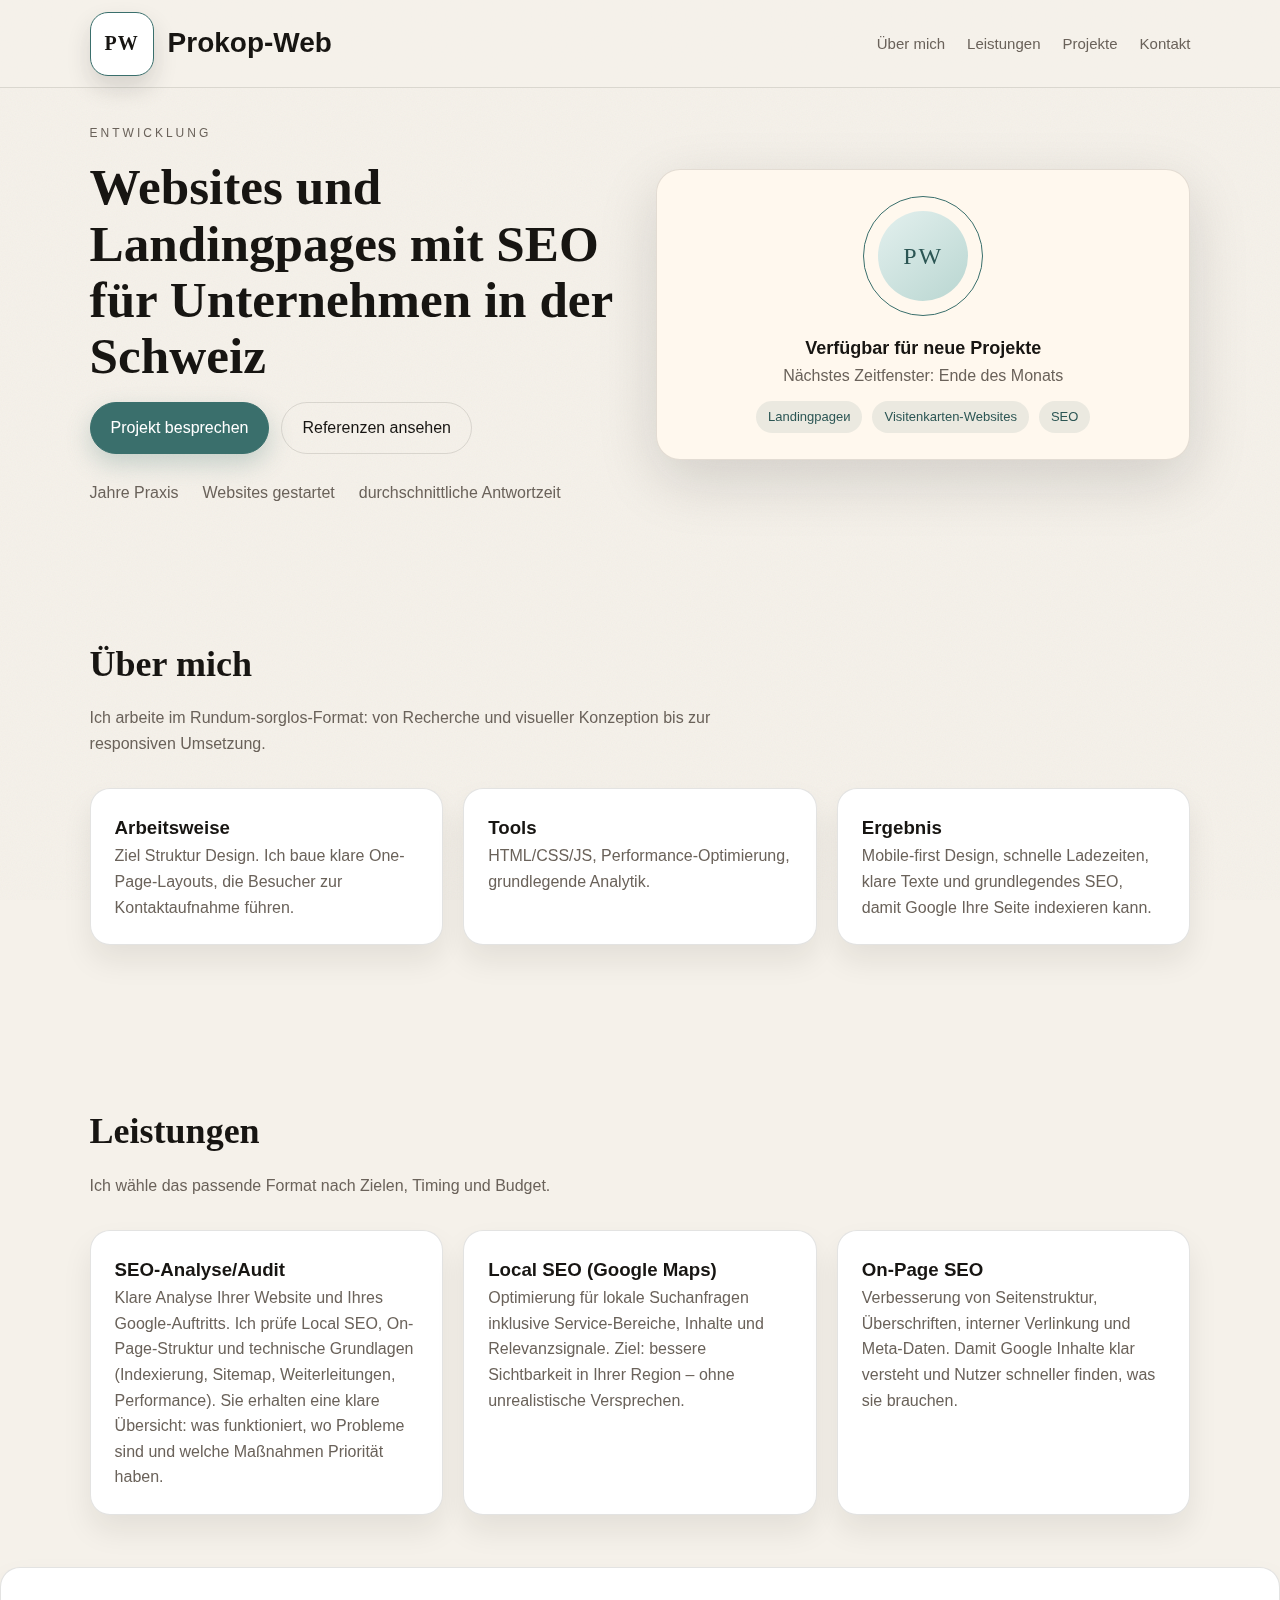
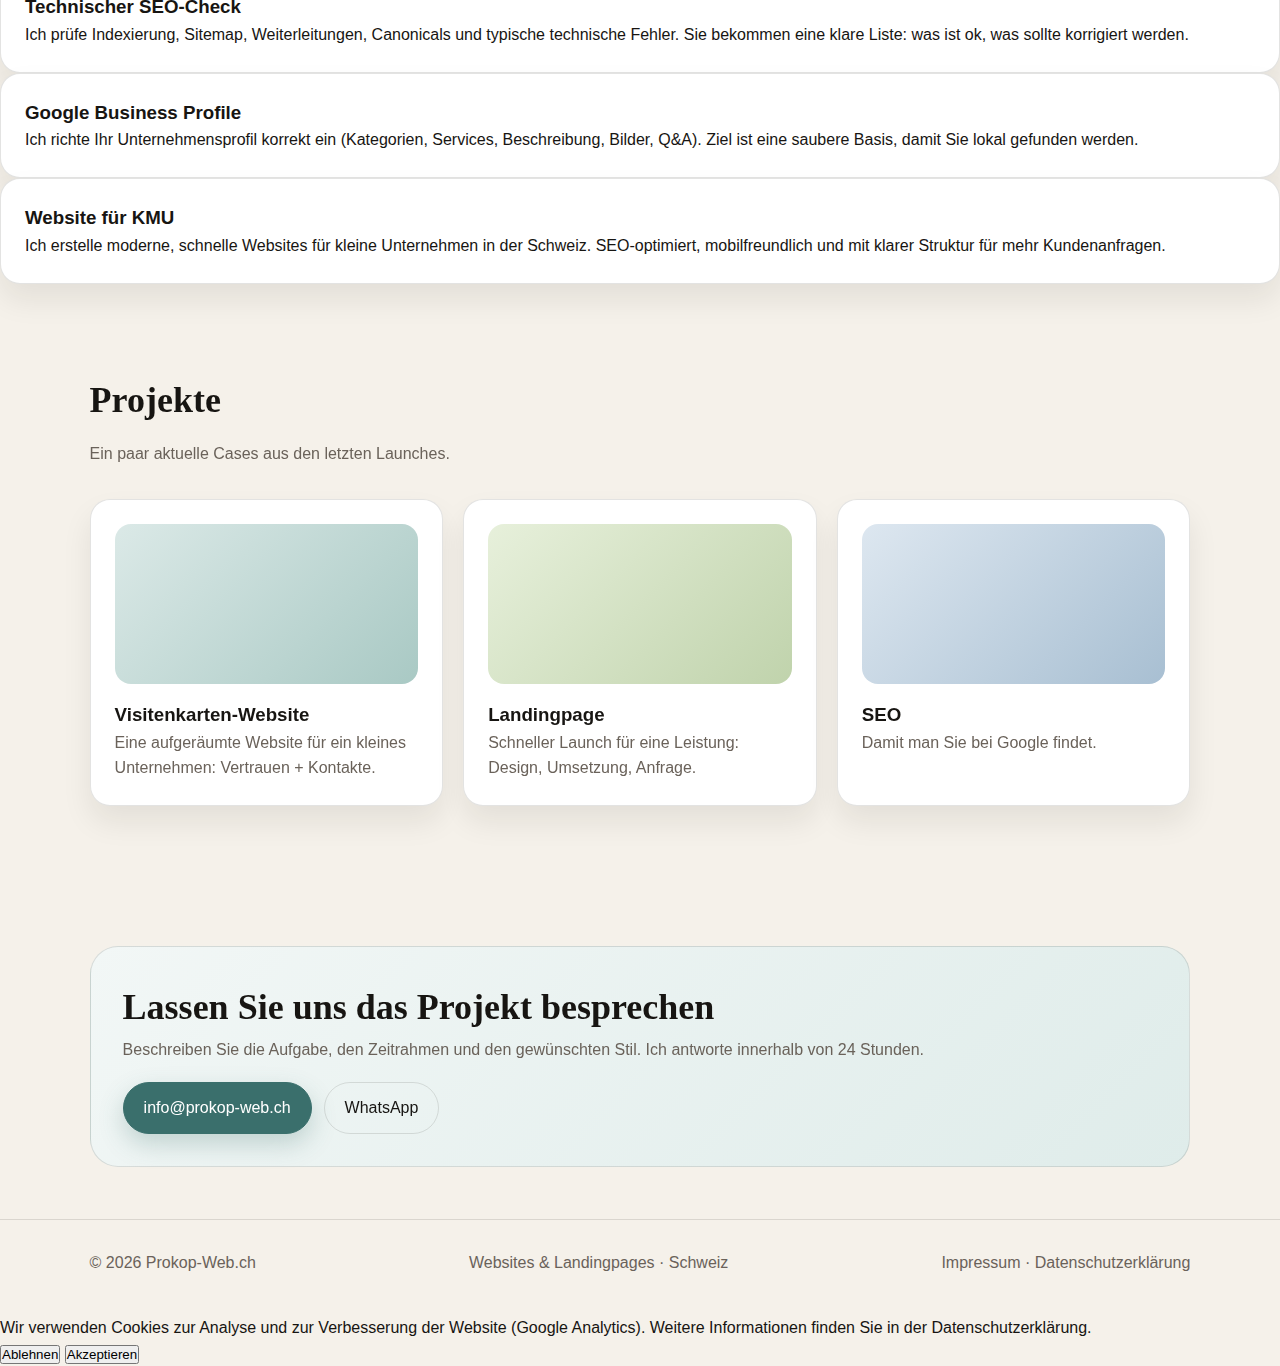
<file: index.html>
<!DOCTYPE html>
<html lang="de">
<head>
    <meta charset="UTF-8">
     <meta name="viewport" content="width=device-width, initial-scale=1.0">
          <title>Landingpages & Websites mit SEO in der Schweiz | Prokop-Web</title>
    <meta name="google-site-verification" content="NUF8HQNoRu3XCvsLzRJ4cbGAzTGv7uZ1OhUOHKqBwVg" />
    <meta name="description" content="Prokop-Web erstellt moderne Landingpages und Websites für kleine Unternehmen in der Schweiz. Schnell, mobiloptimiert, klare Struktur, Basis-SEO und Kontaktformular." />
    <meta name="robots" content="index,follow">
    <link rel="stylesheet" href="styles/style.css"> 
    <link rel="canonical" href="https://prokop-web.ch/">
</head>

<body>
  <div class="bg-noise" aria-hidden="true"></div>

  <header class="header" data-header>
    <div class="container header__inner">
      <div class="logo">
        <button class="logo__mark"
                type="button"
                aria-label="Menü öffnen"
                aria-controls="site-nav"
                aria-expanded="false"
                data-burger>PW</button>
        <span class="logo__text">Prokop-Web</span>
      </div>

      <nav class="nav" id="site-nav" data-nav>
        <ul class="nav__list">
          <li><a class="nav__link" href="#about">Über mich</a></li>
          <li><a class="nav__link" href="#services">Leistungen</a></li>
          <li><a class="nav__link" href="#work">Projekte</a></li>
          <li><a class="nav__link" href="#contact">Kontakt</a></li>
        </ul>
      </nav>
    </div>
  </header>

  <section class="hero">
    <div class="hero-grid">

      <div class="hero-copy">
        <p class="eyebrow">Entwicklung</p>

        <h1>Websites und Landingpages mit SEO für Unternehmen in der Schweiz</h1>

       <!-- <p class="lead">Ich bin Prokop-Web  Frontend-Entwickler. Ich verbinde Markenästhetik mit klarer Interface-Logik und sauberem Code.</p> -->

        <div class="cta">
          <a class="btn" href="#contact">Projekt besprechen</a>
          <a class="btn btn-ghost" href="#work">Referenzen ansehen</a>
        </div>

        <div class="hero-meta">
          <div>
            <span class="meta-value"></span>
            <span class="meta-label">Jahre Praxis</span>
          </div>
          <div>
            <span class="meta-value"></span>
            <span class="meta-label">Websites gestartet</span>
          </div>
          <div>
            <span class="meta-value"></span>
            <span class="meta-label">durchschnittliche Antwortzeit</span>
          </div>
        </div>
      </div>

      <div class="hero-card">

        <div class="hero-avatar">
          <div class="avatar-ring"></div>
          <div class="avatar-core">PW</div>
        </div>

        <div class="card-content">
          <p class="card-title">Verfügbar für neue Projekte</p>
          <p class="card-subtitle">Nächstes Zeitfenster: Ende des Monats</p>

          <div class="card-list">
            <span>Landingpageи</span>
            <span>Visitenkarten-Websites</span>
            <span>SEO</span>
          </div>
        </div>
      </div>

    </div>
  </section>

  <main>

    <section id="about" class="section reveal">

      <div class="section-head">
        <h2>Über mich</h2>
        <p>Ich arbeite im Rundum-sorglos-Format: von Recherche und visueller Konzeption bis zur responsiven Umsetzung.</p>
      </div>

      <div class="about-grid">
        <div class="about-card">
          <h3>Arbeitsweise</h3>         <p>Ziel  Struktur  Design. Ich baue klare One-Page-Layouts, die Besucher zur Kontaktaufnahme führen.</p>
        </div>
        <div class="about-card">
          <h3>Tools</h3>          <p> HTML/CSS/JS, Performance-Optimierung, grundlegende Analytik.</p>
        </div>
        <div class="about-card">
          <h3>Ergebnis</h3>         <p>Mobile-first Design, schnelle Ladezeiten, klare Texte und grundlegendes SEO, damit Google Ihre Seite indexieren kann.</p>
        </div>
      </div>
    </section>

    <section id="services" class="section reveal">
      <div class="section-head">
        <h2>Leistungen</h2>
        <p>Ich wähle das passende Format nach Zielen, Timing und Budget.</p>
      </div>

      <div class="services-grid">
        <article class="service-card">
          <h3>SEO-Analyse/Audit</h3>
          <p>Klare Analyse Ihrer Website und Ihres Google-Auftritts.
Ich prüfe Local SEO, On-Page-Struktur und technische Grundlagen (Indexierung, Sitemap, Weiterleitungen, Performance).
Sie erhalten eine klare Übersicht: was funktioniert, wo Probleme sind und welche Maßnahmen Priorität haben.
</p>
          
        </article>
        <article class="service-card">
          <h3>Local SEO (Google Maps)</h3>
          <p>Optimierung für lokale Suchanfragen inklusive Service-Bereiche, Inhalte und Relevanzsignale.
Ziel: bessere Sichtbarkeit in Ihrer Region – ohne unrealistische Versprechen.
</p>
        </article>
        <article class="service-card">
          <h3>On-Page SEO</h3>
          <p>Verbesserung von Seitenstruktur, Überschriften, interner Verlinkung und Meta-Daten. Damit Google Inhalte klar versteht und Nutzer schneller finden, was sie brauchen.</p>
        
        </article>
      </div>
    </section>
        <article class="service-card">
          <h3>Technischer SEO-Check</h3>
          <p>Ich prüfe Indexierung, Sitemap, Weiterleitungen, Canonicals und typische technische Fehler.
Sie bekommen eine klare Liste: was ist ok, was sollte korrigiert werden.
</p>
        </article>
      </div>
    </section>
        <article class="service-card">
          <h3>Google Business Profile</h3>
          <p>Ich richte Ihr Unternehmensprofil korrekt ein (Kategorien, Services, Beschreibung, Bilder, Q&A). Ziel ist eine saubere Basis, damit Sie lokal gefunden werden.</p>
        </article>
      </div>
    </section>
        <article class="service-card">
          <h3>Website für KMU</h3>
          <p>Ich erstelle moderne, schnelle Websites für kleine Unternehmen in der Schweiz.
SEO-optimiert, mobilfreundlich und mit klarer Struktur für mehr Kundenanfragen.
</p>
          
        </article>
      </div>
    </section>

    <section id="work" class="section reveal">
      <div class="section-head">
        <h2>Projekte</h2>
        <p>Ein paar aktuelle Cases aus den letzten Launches.</p>
      </div>

      <div class="work-grid">
        <article class="work-card">
          <div class="work-thumb gradient-a"></div>
          <h3>Visitenkarten-Website</h3>
          <p>Eine aufgeräumte Website für ein kleines Unternehmen: Vertrauen + Kontakte.</p>
        </article>
        <article class="work-card">
          <div class="work-thumb gradient-b"></div>
          <h3>Landingpage</h3>
          <p>Schneller Launch für eine Leistung: Design, Umsetzung, Anfrage.</p>
        </article>
        <article class="work-card">
          <div class="work-thumb gradient-c"></div>
          <h3>SEO</h3>
          <p>Damit man Sie bei Google findet.</p>
        </article>
      </div>
    </section>

    <section id="contact" class="section reveal">
      <div class="contact-card">
        <div>
          <h2>Lassen Sie uns das Projekt besprechen</h2>
          <p>Beschreiben Sie die Aufgabe, den Zeitrahmen und den gewünschten Stil. Ich antworte innerhalb von 24 Stunden.</p>
        </div>

        <div class="contact-actions">
          <a class="btn" href="mailto:info@prokop-web.ch">info@prokop-web.ch</a>
          <a class="btn btn-ghost" href="https://wa.me/41797024541" target="_blank">
WhatsApp
</a>

        </div>
      </div>
    </section>

  </main>
<footer class="footer">
  <span>© 2026 Prokop-Web.ch</span>
  <span>Websites & Landingpages · Schweiz</span>
  <span class="footer-links">
    <a href="/impressum.html">Impressum</a> ·
    <a href="/privacy.html">Datenschutzerklärung</a>
  </span>
</footer>
    <div id="cookie-banner" class="cookie-banner" role="dialog" aria-live="polite" aria-label="Cookie consent">
  <p class="cookie-text">
   Wir verwenden Cookies zur Analyse und zur Verbesserung der Website (Google Analytics).
Weitere Informationen finden Sie in der <a class="cookie-link" href="/privacy.html">Datenschutzerklärung</a>.
  </p>
  <div class="cookie-actions">
    <button id="cookie-decline" class="cookie-btn cookie-btn--ghost" type="button">Ablehnen</button>
    <button id="cookie-accept" class="cookie-btn" type="button">Akzeptieren</button>
  </div>
</div>
     <script src="scripts/script.js"></script>
</body>
</html>
</file>
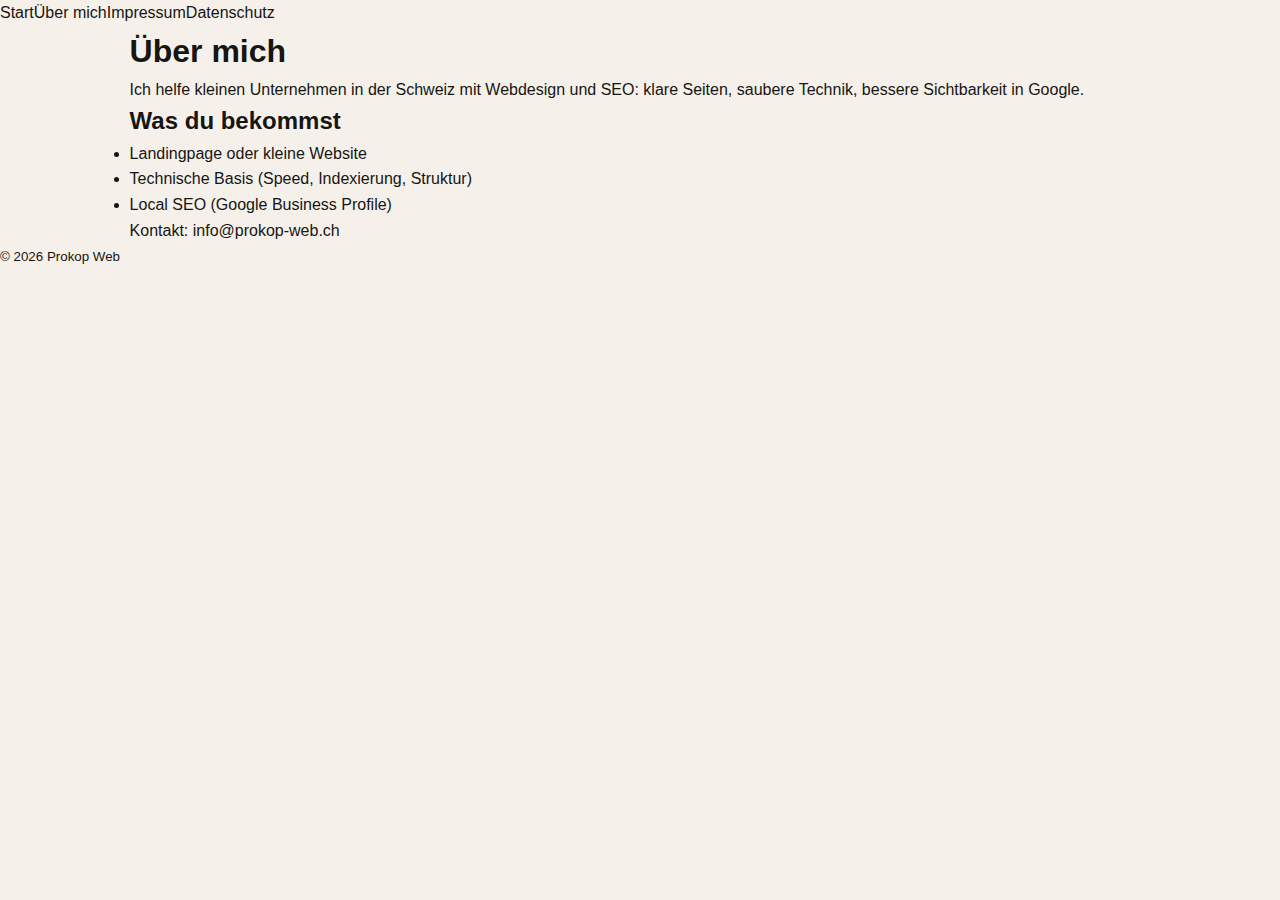
<file: about.html>
<!doctype html>
<html lang="de">
<head>
  <meta charset="utf-8" />
  <meta name="viewport" content="width=device-width,initial-scale=1" />

  <title>Über mich | Prokop Web</title>
  <meta name="description" content="Über mich – Prokop Web. Webdesign & SEO in der Schweiz." />
  <meta name="robots" content="index,follow" />

  <link rel="canonical" href="https://prokop-web.ch/about.html" />

  <!-- Open Graph -->
  <meta property="og:title" content="Über mich | Prokop Web" />
  <meta property="og:description" content="Webdesign & SEO in der Schweiz. Kurze Vorstellung." />
  <meta property="og:type" content="website" />
  <meta property="og:url" content="https://prokop-web.ch/about.html" />
  <script src="scripts/script.js" defer></script>


  <link rel="stylesheet" href="styles/style.css" />
</head>

<body>
  <header class="site-header">
    <nav class="nav">
      <a href="index.html">Start</a>
      <a href="about.html" aria-current="page">Über mich</a>
      <a href="impressum.html">Impressum</a>
      <a href="privacy.html">Datenschutz</a>
    </nav>
  </header>

  <main class="container">
    <h1>Über mich</h1>
    <p>
      Ich helfe kleinen Unternehmen in der Schweiz mit Webdesign und SEO:
      klare Seiten, saubere Technik, bessere Sichtbarkeit in Google.
    </p>

    <h2>Was du bekommst</h2>
    <ul>
      <li>Landingpage oder kleine Website</li>
      <li>Technische Basis (Speed, Indexierung, Struktur)</li>
      <li>Local SEO (Google Business Profile)</li>
    </ul>

    <p>
      Kontakt: <a href="mailto:info@prokop-web.ch?subject=Anfrage%20Website">info@prokop-web.ch</a>

    </p>
  </main>

  <footer class="site-footer">
    <small>© <span id="year"></span> Prokop Web</small>
  </footer>

</body>
</html>
</file>
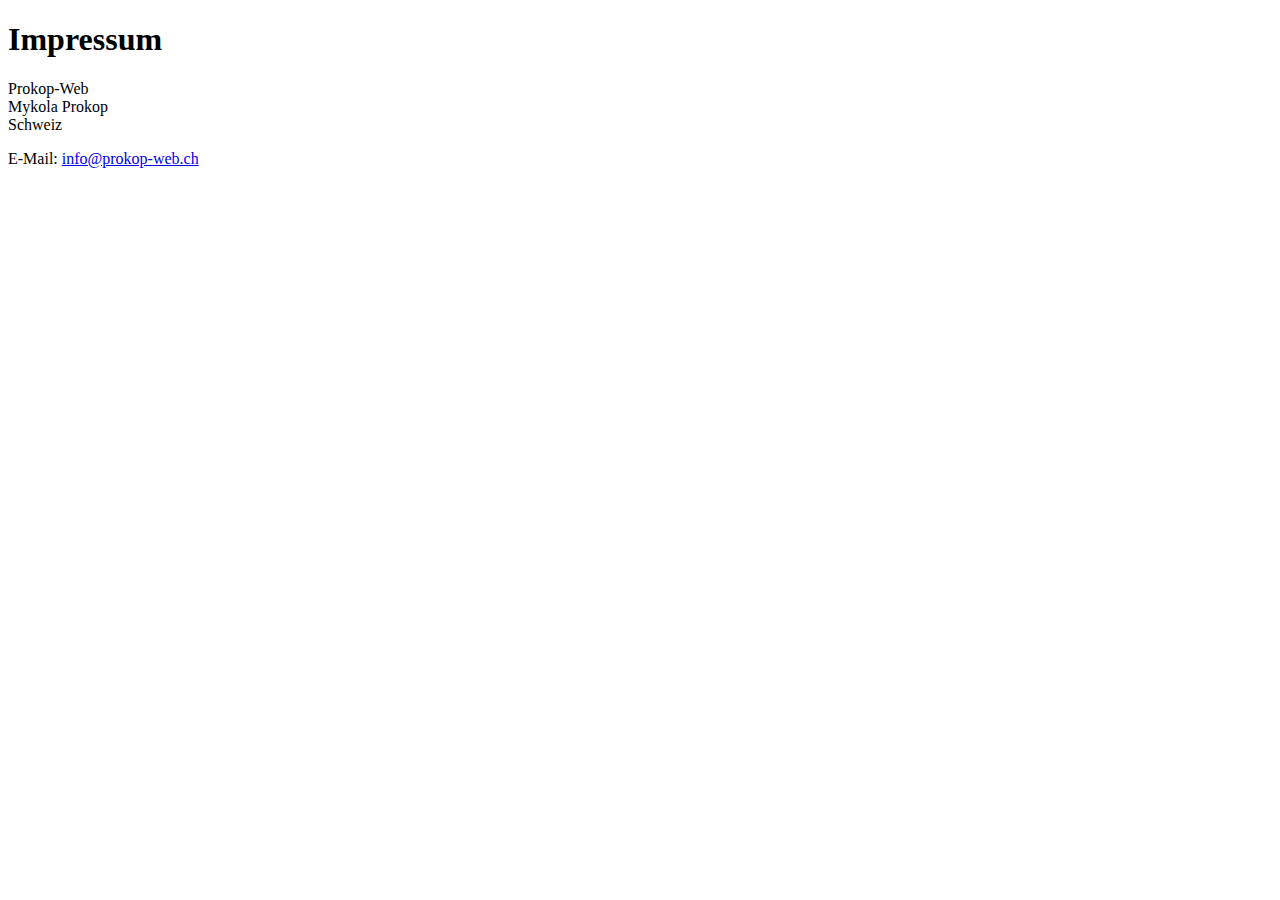
<file: impressum.html>
<!doctype html>
<html lang="de">
<head>
  <meta charset="utf-8" />
  <meta name="viewport" content="width=device-width, initial-scale=1" />
  <title>Impressum – Prokop-Web</title>
  <meta name="robots" content="noindex,follow" />
  <link rel="icon" href="/favicon.ico" sizes="any">
  <link rel="canonical" href="https://prokop-web.ch/impressum.html">
</head>
<body>
  <main>
    <h1>Impressum</h1>
    <p>
      Prokop-Web<br />
      Mykola Prokop<br />
      Schweiz
    </p>
    <p>E-Mail: <a href="mailto:info@prokop-web.ch">info@prokop-web.ch</a></p>
  </main>
</body>
</html>
</file>
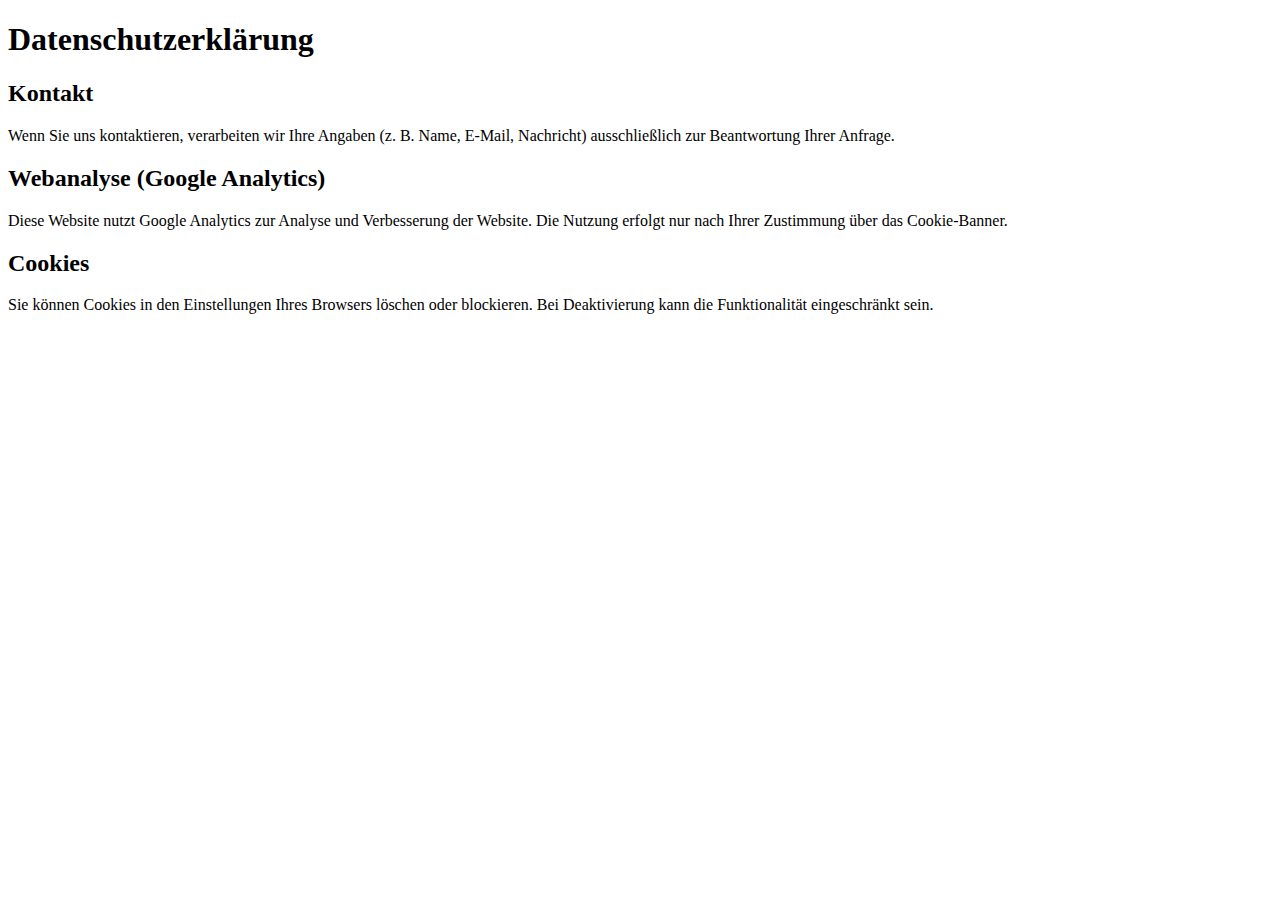
<file: privacy.html>
<!doctype html>
<html lang="de">
<head>
  <meta charset="utf-8" />
  <meta name="viewport" content="width=device-width, initial-scale=1" />
  <title>Datenschutzerklärung – Prokop-Web</title>
  <meta name="robots" content="noindex,follow" />
<link rel="icon" href="/favicon.ico" sizes="any">
</head>
<body>
  <main>
    <h1>Datenschutzerklärung</h1>

    <h2>Kontakt</h2>
    <p>Wenn Sie uns kontaktieren, verarbeiten wir Ihre Angaben (z. B. Name, E-Mail, Nachricht) ausschließlich zur Beantwortung Ihrer Anfrage.</p>

    <h2>Webanalyse (Google Analytics)</h2>
    <p>Diese Website nutzt Google Analytics zur Analyse und Verbesserung der Website. Die Nutzung erfolgt nur nach Ihrer Zustimmung über das Cookie-Banner.</p>

    <h2>Cookies</h2>
    <p>Sie können Cookies in den Einstellungen Ihres Browsers löschen oder blockieren. Bei Deaktivierung kann die Funktionalität eingeschränkt sein.</p>
  </main>
</body>
</html>
</file>
<file: styles/style.css>
/* @import url('https://fonts.googleapis.com/css2?family=Playfair+Display:wght@500;700&family=Space+Grotesk:wght@400;500;600&display=swap'); */

:root {
  --bg: #f5f1ea;
  --ink: #171512;
  --muted: #6a625a;
  --accent: #3a6f6c;
  --accent-dark: #2c5654;
  --surface: #fff8ee;
  --line: rgba(23, 21, 18, 0.12);
  --shadow: 0 20px 60px rgba(23, 21, 18, 0.15);
  --header-h: 88px;
}

* {
  box-sizing: border-box;
  margin: 0;
  padding: 0;
}

body {
  font-family: "Space Grotesk", "Segoe UI", sans-serif;
  color: var(--ink);
  background: var(--bg);
  line-height: 1.6;
  min-height: 100vh;
}

.container {
  width: min(1200px, 100%);
  margin: 0 auto;
  padding: 0 7vw;
}

.bg-noise {
  position: fixed;
  inset: 0;
  background-image: url("data:image/svg+xml,%3Csvg xmlns='http://www.w3.org/2000/svg' width='120' height='120' viewBox='0 0 120 120'%3E%3Cfilter id='n'%3E%3CfeTurbulence type='fractalNoise' baseFrequency='0.8' numOctaves='2' stitchTiles='stitch'/%3E%3C/filter%3E%3Crect width='120' height='120' filter='url(%23n)'/%3E%3C/svg%3E");
  mix-blend-mode: normal;
  opacity: 0.05;
  pointer-events: none;
  z-index: 0;
}

a {
  color: inherit;
  text-decoration: none;
}

.header {
  position: relative;
  z-index: 10;
  height: var(--header-h);
  display: flex;
  align-items: center;
  background: rgba(245, 241, 234, 0.85);
  border-bottom: 1px solid var(--line);
}

.header__inner {
  display: flex;
  align-items: center;
  justify-content: space-between;
  gap: 24px;
  width: 100%;
}

.logo {
  display: flex;
  align-items: center;
  gap: 14px;
}

.logo__mark {
  width: 64px;
  height: 64px;
  border-radius: 18px;
  border: 1px solid var(--accent);
  background: #ffffff;
  box-shadow: 0 12px 24px rgba(23, 21, 18, 0.14);
  font-family: "Playfair Display", "Times New Roman", serif;
  font-size: 20px;
  font-weight: 700;
  letter-spacing: 1px;
  color: var(--ink);
  cursor: pointer;
}

.logo__text {
  font-size: 28px;
  font-weight: 700;
}

.nav {
  display: flex;
  align-items: center;
}

.nav__list {
  list-style: none;
  display: flex;
  align-items: center;
  gap: 22px;
  font-size: 15px;
}

.nav__link {
  color: var(--muted);
  font-weight: 500;
}

.nav__link:hover {
  color: var(--ink);
}

.hero {
  position: relative;
  z-index: 1;
  padding: 36px 7vw 60px;
}

.btn {
  display: inline-flex;
  align-items: center;
  justify-content: center;
  padding: 12px 20px;
  border-radius: 999px;
  background: var(--accent);
  color: #fff;
  border: 1px solid var(--accent);
  box-shadow: 0 10px 24px rgba(58, 111, 108, 0.25);
  transition: transform 0.2s ease, box-shadow 0.2s ease;
}

.btn:hover {
  transform: translateY(-2px);
  box-shadow: 0 12px 30px rgba(58, 111, 108, 0.35);
}

.btn-ghost {
  background: transparent;
  color: var(--ink);
  border: 1px solid var(--line);
  box-shadow: none;
}

.btn-ghost:hover {
  border-color: var(--ink);
}

.hero-grid {
  display: grid;
  grid-template-columns: repeat(auto-fit, minmax(280px, 1fr));
  gap: 32px;
  align-items: center;
}

.hero-copy h1 {
  font-family: "Playfair Display", "Times New Roman", serif;
  font-size: clamp(34px, 4vw, 54px);
  line-height: 1.1;
  margin-bottom: 18px;
}

.eyebrow {
  text-transform: uppercase;
  letter-spacing: 3px;
  font-size: 12px;
  color: var(--muted);
  margin-bottom: 16px;
}

.lead {
  font-size: 18px;
  color: var(--muted);
  margin-bottom: 24px;
  max-width: 520px;
}

.cta {
  display: flex;
  gap: 12px;
  flex-wrap: wrap;
  margin-bottom: 26px;
}

.hero-meta {
  display: flex;
  gap: 24px;
  flex-wrap: wrap;
  color: var(--muted);
}

.meta-value {
  font-size: 20px;
  font-weight: 600;
  color: var(--ink);
  display: block;
}

.hero-card {
  background: var(--surface);
  border-radius: 24px;
  padding: 26px;
  border: 1px solid var(--line);
  box-shadow: var(--shadow);
  display: grid;
  gap: 18px;
}

.hero-avatar {
  display: grid;
  place-items: center;
  position: relative;
  width: 120px;
  height: 120px;
  margin: 0 auto;
}

.avatar-ring {
  position: absolute;
  inset: 0;
  border-radius: 50%;
  border: 1px solid var(--accent);
  animation: spin 12s linear infinite;
}

.avatar-core {
  width: 90px;
  height: 90px;
  border-radius: 50%;
  background: linear-gradient(140deg, #e3f0ee, #b9d6d1);
  display: grid;
  place-items: center;
  font-family: "Playfair Display", serif;
  font-size: 24px;
  letter-spacing: 2px;
  color: var(--accent-dark);
}

.card-content {
  text-align: center;
}

.card-title {
  font-size: 18px;
  font-weight: 600;
}

.card-subtitle {
  color: var(--muted);
  margin-bottom: 12px;
}

.card-list {
  display: flex;
  flex-wrap: wrap;
  gap: 10px;
  justify-content: center;
}

.card-list span {
  padding: 6px 12px;
  border-radius: 999px;
  background: rgba(58, 111, 108, 0.1);
  color: var(--accent-dark);
  font-size: 13px;
}

.section {
  padding: 70px 7vw;
  position: relative;
  z-index: 1;
}

.section-head {
  display: grid;
  gap: 12px;
  margin-bottom: 32px;
  max-width: 680px;
}

.section h2 {
  font-family: "Playfair Display", serif;
  font-size: clamp(28px, 3vw, 36px);
}

.section p {
  color: var(--muted);
}

.about-grid,
.services-grid,
.work-grid {
  display: grid;
  grid-template-columns: repeat(auto-fit, minmax(220px, 1fr));
  gap: 20px;
}

.about-card,
.service-card,
.work-card {
  background: #fff;
  border-radius: 20px;
  padding: 24px;
  border: 1px solid var(--line);
  box-shadow: 0 16px 30px rgba(23, 21, 18, 0.08);
}

.service-card .tag {
  display: inline-block;
  margin-top: 16px;
  padding: 6px 12px;
  border-radius: 999px;
  background: rgba(23, 21, 18, 0.08);
  font-size: 13px;
}

.work-thumb {
  height: 160px;
  border-radius: 16px;
  margin-bottom: 16px;
}

.gradient-a {
  background: linear-gradient(135deg, #dbe9e7, #a9c9c4);
}

.gradient-b {
  background: linear-gradient(135deg, #e7f0db, #c0d3ac);
}

.gradient-c {
  background: linear-gradient(135deg, #dde7f0, #a8bfd2);
}

.contact-card {
  background: linear-gradient(135deg, #f2f7f6, #dfecea);
  border-radius: 28px;
  padding: 32px;
  border: 1px solid var(--line);
  display: flex;
  align-items: center;
  justify-content: space-between;
  flex-wrap: wrap;
  gap: 20px;
}

.contact-actions {
  display: flex;
  gap: 12px;
  flex-wrap: wrap;
}

.footer {
  padding: 30px 7vw 40px;
  border-top: 1px solid var(--line);
  color: var(--muted);
  display: flex;
  justify-content: space-between;
  flex-wrap: wrap;
  gap: 10px;
}

.reveal {
  transform: translateY(18px);
  transition: transform 0.6s ease;
}

.reveal.is-visible {
  transform: translateY(0);
}

@keyframes spin {
  from { transform: rotate(0deg); }
  to   { transform: rotate(360deg); }
}

@media (max-width: 860px) {
  :root {
    --header-h: 76px;
  }

  .logo__mark {
    width: 56px;
    height: 56px;
    border-radius: 16px;
  }

  .logo__text {
    font-size: 22px;
  }

  .nav {
    position: fixed;
    top: var(--header-h);
    left: 0;
    right: 0;
    display: none;
    background: rgba(245, 241, 234, 0.98);
    border-bottom: 1px solid var(--line);
    box-shadow: 0 20px 40px rgba(23, 21, 18, 0.08);
    padding: 18px 7vw 24px;
  }

  .nav.is-open {
    display: block;
  }

  .nav__list {
    flex-direction: column;
    align-items: flex-start;
    gap: 14px;
  }
  
  .cookie-banner{
    position:fixed; left:16px; right:16px; bottom:60px;
    display:none; gap:12px; align-items:center; justify-content:space-between;
    padding:14px; background:#111; color:#fff; border-radius:14px;
    box-shadow:0 12px 40px rgba(0,0,0,.35); z-index:9999;
  }
  .cookie-text{ margin:0; font-size:14px; line-height:1.35; }
  .cookie-link{ color:#5bd1b7; text-decoration:underline; }
  .cookie-actions{ display:flex; gap:10px; flex-shrink:0; }
  .cookie-btn{
    border:0; border-radius:10px; padding:9px 12px; cursor:pointer;
    font-weight:600; background:#5bd1b7; color:#07110f;
  }
  .cookie-btn--ghost{
    background:transparent; color:#fff;
    border:1px solid rgba(255,255,255,.25);
  }
  @media (max-width:520px){
    .cookie-banner{ flex-direction:column; align-items:stretch; }
    .cookie-actions{ justify-content:flex-end; }
  }
</file>
